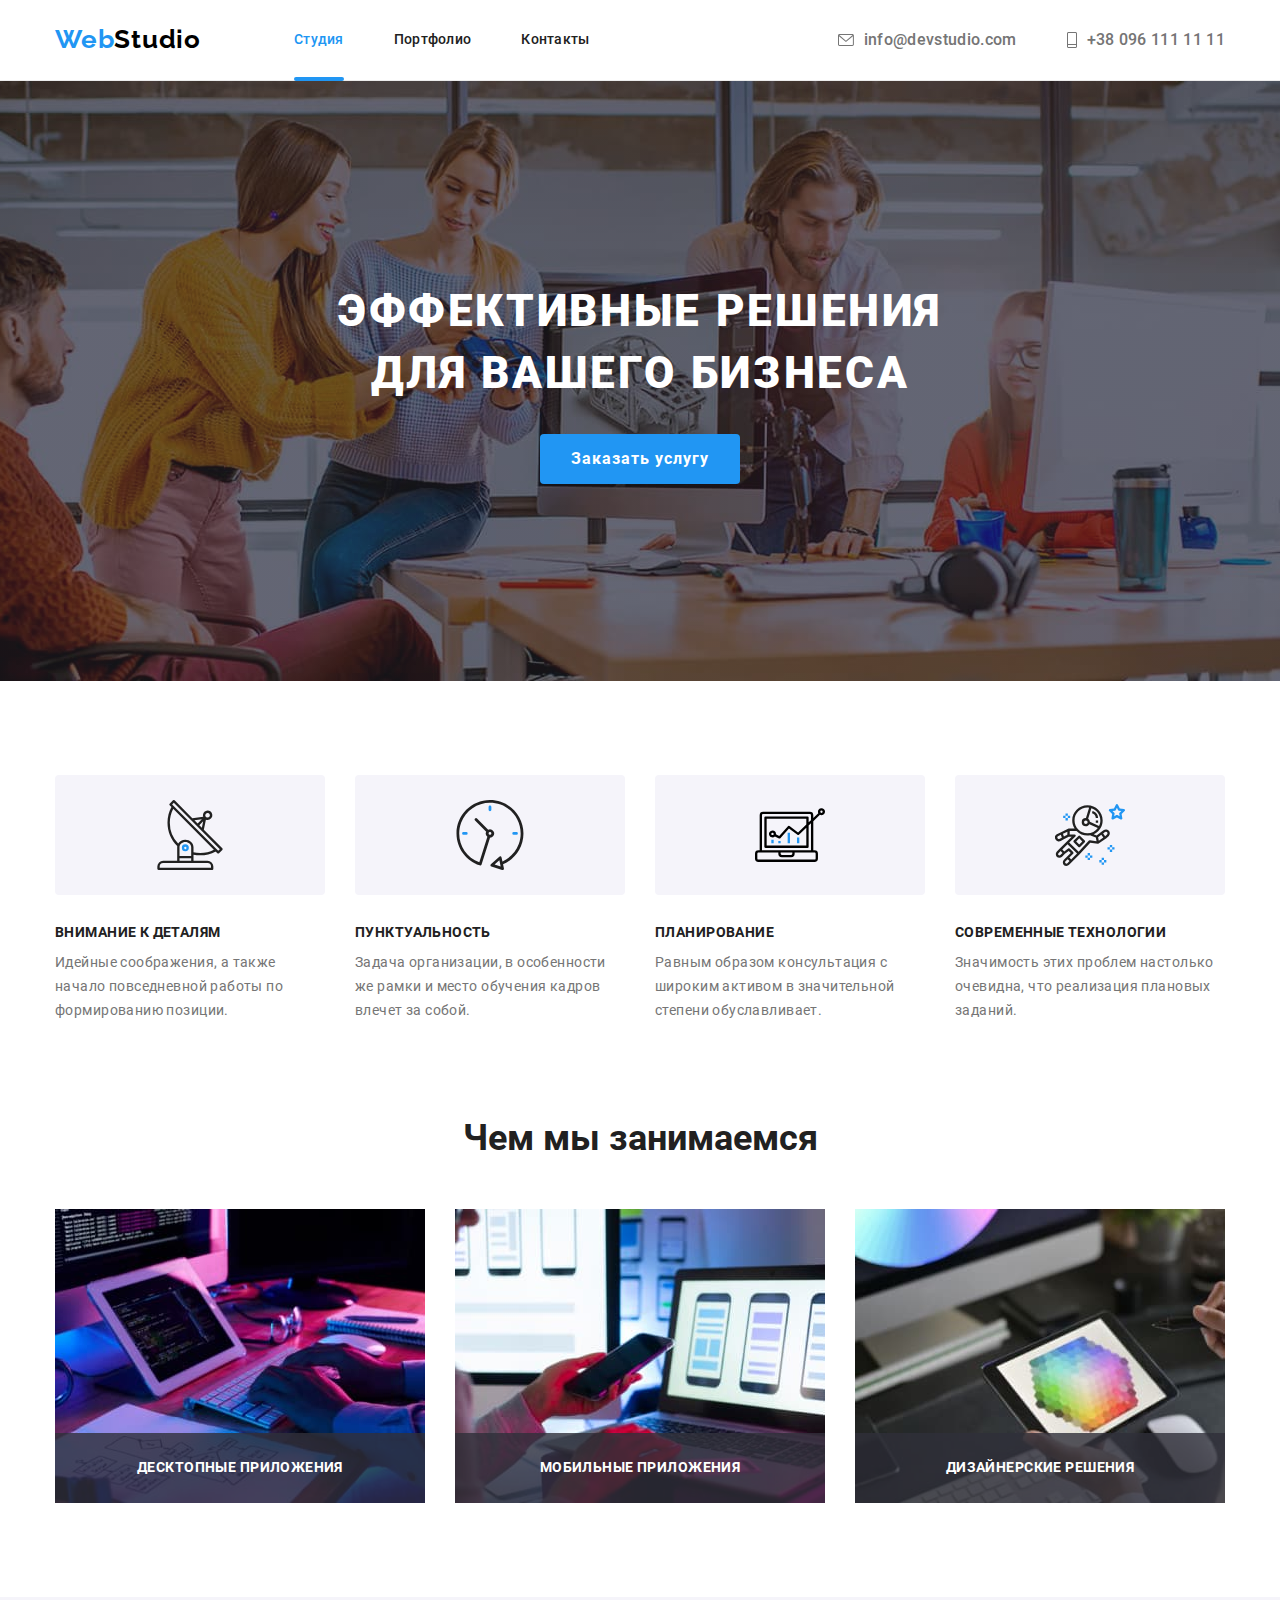
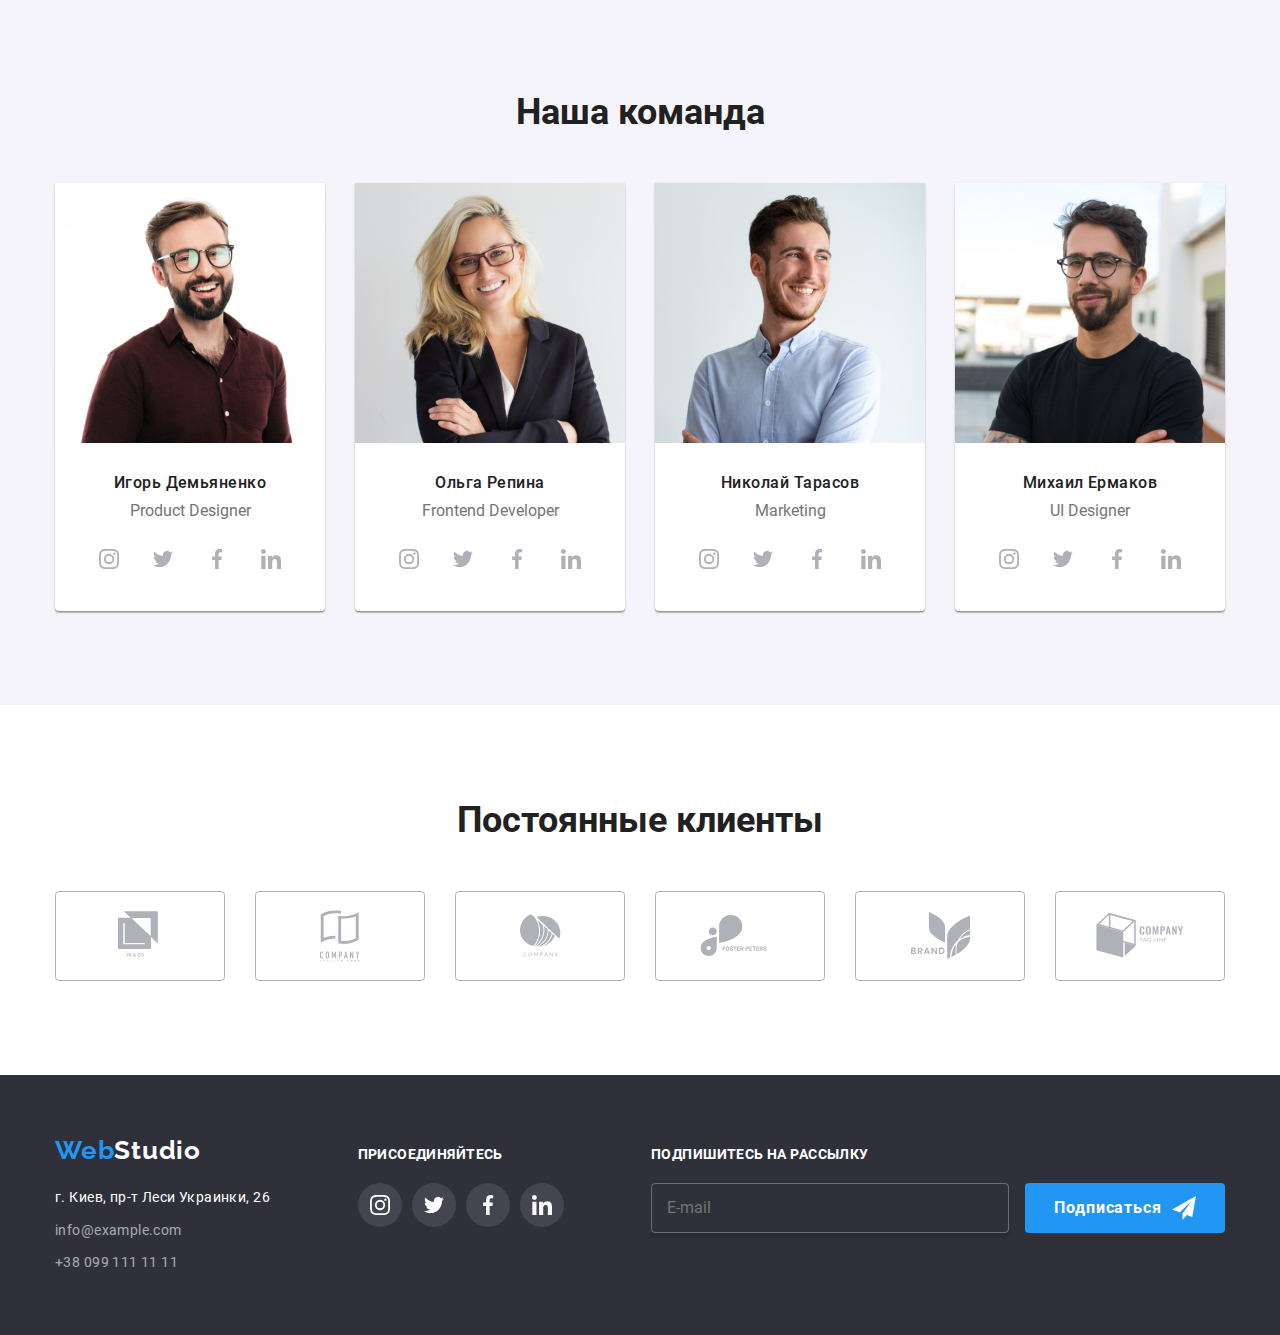
<file: index.html>
<!DOCTYPE html>
<html lang="ru">

<head>
  <meta charset="UTF-8" />
  <meta name="description" content="Студия веб дизайна">
  <title>Web Studio</title>
  <link rel="stylesheet" href="./css/main.min.css" />
</head>

<body>
  <header>
    <div class="container main-nav">
      <a class="logo" href="./index.html"><span>Web</span>Studio</a>
      <nav>
        <ul class="menu">
          <li class="menu-item"><a href="#" class="link current">Студия</a></li>
          <li class="menu-item"><a href="./portfolio.html" class="link">Портфолио</a></li>
          <li class="menu-item"><a href="#" class="link">Контакты</a></li>
        </ul>
      </nav>
      <ul class="contacts">
        <li class="contact">
          <a class="link" href="mailto:info@devstudio.com">
            <svg class="contacts-icon" width="16" height="12">
              <use href="./images/sprite.svg#icon-envelope"></use>
            </svg>
            info@devstudio.com
          </a>
        </li>
        <li class="contact">
          <a class="link" href="tel:+380961111111">
            <svg class="contacts-icon" width="10" height="16">
              <use href="./images/sprite.svg#icon-phone"></use>
            </svg>
            +38 096 111 11 11</a></li>
      </ul>
    </div>
  </header>

  <main>
    <div>
      <section class="hero">
        <h1>Эффективные решения<br> для вашего бизнеса</h1>
        <a data-modal-open class="button" href="#">Заказать услугу</a>
      </section>
    </div>

    <section class="features">
      <!--Особенности-->
      <div class="container">
        <h2 class="visually-hidden">Особенности Веб Студио</h2>
        <ul class="flex-container">
          <li class="item icon-antenna">
            <svg class="features-icon">
              <use href="./images/sprite.svg#icon-antenna"></use>
            </svg>
            <h3 class="feature">Внимание к деталям</h3>
            <p class="feature-description">Идейные соображения, а также начало повседневной работы по формированию позиции.</p>
          </li>
          <li class="item icon-clock">
            <svg class="features-icon">
              <use href="./images/sprite.svg#icon-clock"></use>
            </svg>
            <h3 class="feature">Пунктуальность</h3>
            <p class="feature-description">Задача организации, в особенности же рамки и место обучения кадров влечет за собой.</p>
          </li>
          <li class="item icon-diagram">
            <svg class="features-icon">
              <use href="./images/sprite.svg#icon-diagram"></use>
            </svg>
            <h3 class="feature">Планирование</h3>
            <p class="feature-description">Равным образом консультация с широким активом в значительной степени обуславливает.</p>
          </li>
          <li class="item icon-astronaut">
            <svg class="features-icon">
              <use href="./images/sprite.svg#icon-astronaut"></use>
            </svg>
            <h3 class="feature">Современные технологии</h3>
            <p class="feature-description">Значимость этих проблем настолько очевидна, что реализация плановых заданий.</p>
          </li>
        </ul>
      </div>
    </section>
    <section class="wedo section">
      <div class="container">
        <h2 class="section-title">Чем мы занимаемся</h2>
        <ul class="flex-container">
          <li class="item">
            <div class="wedo-card">
              <img src="./images/wedo1.jpg" alt="Набор текста на клавиатуре" width="370">
              <div class="wedo-description">
                <p>Десктопные приложения</p>
              </div>
            </div>
          </li>
          <li class="item">
            <div class="wedo-card">
              <img src="./images/wedo2.jpg" alt="Просмотр экрана телефона на компьютере" width="370">
              <div class="wedo-description">
                <p>Мобильные приложения</p>
              </div>
            </div>
          </li>
          <li class="item">
            <div class="wedo-card">
              <img src="./images/wedo3.jpg" alt="Палитра цветов на экране планшета" width="370">
              <div class="wedo-description">
                <p>Дизайнерские решения</p>
              </div>
            </div>
          </li>
        </ul>
      </div>
    </section>

    <section class="team">
      <div class="container">
        <h2 class="section-title">Наша команда</h2>
        <ul class="flex-container-centered">
          <li class="team-member">
            <img src="./images/igor_demyanenko.jpg" alt="Мужчина в очках с бородой" width="270">
            <div class="card-description">
              <h3 class="team-member__name">Игорь Демьяненко</h3>
              <p class="team-member__position" lang="en">Product Designer</p>
              <ul class="socials">
                <li><a class="social-link" href="">
                    <svg class="social-icon">
                      <use href="./images/sprite.svg#icon-instagram"></use>
                    </svg>
                  </a></li>
                <li><a class="social-link" href="">
                    <svg class="social-icon">
                      <use href="./images/sprite.svg#icon-twitter"></use>
                    </svg>
                  </a></li>
                <li><a class="social-link" href="">
                    <svg class="social-icon">
                      <use href="./images/sprite.svg#icon-facebook"></use>
                    </svg>
                  </a></li>
                <li><a class="social-link" href="">
                    <svg class="social-icon">
                      <use href="./images/sprite.svg#icon-linkedin"></use>
                    </svg>
                  </a></li>
              </ul>
            </div>
          </li>
          <li class="team-member">
            <img src="./images/olga_repina.jpg" alt="Молодая девушка блондинка в очках" width="270">
            <div class="card-description">
              <h3 class="team-member__name">Ольга Репина</h3>
              <p class="team-member__position" lang="en">Frontend Developer</p>
              <ul class="socials">
                <li><a class="social-link" href="">
                    <svg class="social-icon">
                      <use href="./images/sprite.svg#icon-instagram"></use>
                    </svg>
                  </a></li>
                <li><a class="social-link" href="">
                    <svg class="social-icon">
                      <use href="./images/sprite.svg#icon-twitter"></use>
                    </svg>
                  </a></li>
                <li><a class="social-link" href="">
                    <svg class="social-icon">
                      <use href="./images/sprite.svg#icon-facebook"></use>
                    </svg>
                  </a></li>
                <li><a class="social-link" href="">
                    <svg class="social-icon">
                      <use href="./images/sprite.svg#icon-linkedin"></use>
                    </svg>
                  </a></li>
              </ul>
            </div>
          </li>
          <li class="team-member">
            <img src="./images/nikolay_tarasov.jpg" alt="Молодой парень улыбается" width="270">
            <div class="card-description">
              <h3 class="team-member__name">Николай Тарасов</h3>
              <p class="team-member__position" lang="en">Marketing</p>
              <ul class="socials">
                <li><a class="social-link" href="">
                    <svg class="social-icon">
                      <use href="./images/sprite.svg#icon-instagram"></use>
                    </svg>
                  </a></li>
                <li><a class="social-link" href="">
                    <svg class="social-icon">
                      <use href="./images/sprite.svg#icon-twitter"></use>
                    </svg>
                  </a></li>
                <li><a class="social-link" href="">
                    <svg class="social-icon">
                      <use href="./images/sprite.svg#icon-facebook"></use>
                    </svg>
                  </a></li>
                <li><a class="social-link" href="">
                    <svg class="social-icon">
                      <use href="./images/sprite.svg#icon-linkedin"></use>
                    </svg>
                  </a></li>
              </ul>
            </div>
          </li>
          <li class="team-member">
            <img src="./images/mikhail_yermakov.jpg" alt="Молодой мужчина брюнет с бородой" width="270">
            <div class="card-description">
              <h3 class="team-member__name">Михаил Ермаков</h3>
              <p class="team-member__position" lang="en">UI Designer</p>
              <ul class="socials">
                <li><a class="social-link" href="">
                    <svg class="social-icon">
                      <use href="./images/sprite.svg#icon-instagram"></use>
                    </svg>
                  </a></li>
                <li><a class="social-link" href="">
                    <svg class="social-icon">
                      <use href="./images/sprite.svg#icon-twitter"></use>
                    </svg>
                  </a></li>
                <li><a class="social-link" href="">
                    <svg class="social-icon">
                      <use href="./images/sprite.svg#icon-facebook"></use>
                    </svg>
                  </a></li>
                <li><a class="social-link" href="">
                    <svg class="social-icon">
                      <use href="./images/sprite.svg#icon-linkedin"></use>
                    </svg>
                  </a></li>
              </ul>
            </div>
          </li>
        </ul>
      </div>
    </section>
    <section class="clients">
      <div class="container">
        <h2 class="section-title">Постоянные клиенты</h2>
        <ul class="flex-container-centered">
          <li class="client"><a href="#"><svg class="clients-icon" width="44" height="49">
                <use href="./images/sprite.svg#icon-logo1"></use>
              </svg></a></li>
          <li class="client"><a href="#"><svg class="clients-icon" width="40" height="52">
                <use href="./images/sprite.svg#icon-logo2"></use>
              </svg></a></li>
          <li class="client"><a href="#"><svg class="clients-icon" width="41" height="43">
                <use href="./images/sprite.svg#icon-logo3"></use>
              </svg></a></li>
          <li class="client"><a href="#"><svg class="clients-icon" width="80" height="42">
                <use href="./images/sprite.svg#icon-logo-4"></use>
              </svg></a></li>
          <li class="client"><a href="#"><svg class="clients-icon" width="59" height="47">
                <use href="./images/sprite.svg#icon-logo5"></use>
              </svg></a></li>
          <li class="client"><a href="#"><svg class="clients-icon" width="88" height="45">
                <use href="./images/sprite.svg#icon-logo-6"></use>
              </svg></a></li>
        </ul>
      </div>
    </section>
  </main>
  <footer>
    <div class="bottom container">
      <div class="footer-contacts">
        <a class="logo" href="./index.html"><span>Web</span>Studio</a>
        <address>
          <p>г. Киев, пр-т Леси Украинки, 26</p>
        </address>
        <ul class="bottom-contacts">
          <li><a href="mailto:info@example.com">info@example.com</a></li>
          <li><a href="tel:+380991111111">+38 099 111 11 11</a></li>
        </ul>
      </div>
      <div class="subscribe">
        <p>Присоединяйтесь</p>
        <ul class="socials">
          <li><a class="social-link" href="">
              <svg class="social-icon">
                <use href="./images/sprite.svg#icon-instagram"></use>
              </svg>
            </a></li>
          <li><a class="social-link" href="">
              <svg class="social-icon">
                <use href="./images/sprite.svg#icon-twitter"></use>
              </svg>
            </a></li>
          <li><a class="social-link" href="">
              <svg class="social-icon">
                <use href="./images/sprite.svg#icon-facebook"></use>
              </svg>
            </a></li>
          <li><a class="social-link" href="">
              <svg class="social-icon">
                <use href="./images/sprite.svg#icon-linkedin"></use>
              </svg>
            </a></li>
        </ul>
      </div>
      <div class="sendmail">
        <b>Подпишитесь на рассылку</b>
        <div class="subform">
          <form action="">
            <input type="email" name="email" placeholder="E-mail" />
            <button class="button" type="submit">
              <span>Подписаться</span>
              <div class="icon-send">
                <svg>
                  <use href="./images/sprite.svg#icon-send"></use>
                </svg>
              </div>
            </button>
          </form>
        </div>
      </div>
    </div>
  </footer>
  <div class="backdrop is-hidden" data-modal>
    <div class="modal">
      <a href="" data-modal-close>
        <svg class="modal-button">
          <use href="./images/sprite.svg#icon-Vector"></use>
        </svg></a>
      <p>Оставьте свои данные, мы вам перезвоним</p>
      <form class="mform">
        <div class="mform-field">
          <label for="name">Имя</label>
          <div class="input-field">
            <input type="text" name="name" id="name" autofocus />
            <svg class="mform-icon">
              <use href="./images/sprite.svg#icon-person"></use>
            </svg>
          </div>
        </div>
        <div class="mform-field">
          <label for="tel">Телефон</label>
          <div class="input-field">
            <input type="tel" name="tel" id="tel" />
            <svg class="mform-icon">
              <use href="./images/sprite.svg#icon-phone-black"></use>
            </svg>
          </div>
        </div>
        <div class="mform-field">
          <label for="mail">Почта</label>
          <div class="input-field">
            <input type="email" name="mail" id="mail" />
            <svg class="mform-icon">
              <use href="./images/sprite.svg#icon-email-black"></use>
            </svg>
          </div>
        </div>
        <div class="mform-field">
          <label for="comment">Комментарий</label>
          <textarea name="comment" id="comment" rows="8" placeholder="Введите текст" /></textarea>
        </div>
        <div class="policy">
          <label class="label">
            <input class="checkbox visually-hidden" type="checkbox" name="checkbox" value="Соглашаюсь" />
            <!-- <span class="icon"></span> -->
            <span class="policy-text">Соглашаюсь с рассылкой и принимаю <a class="policy-treaty" href="">Условия
                договора</a></span>
          </label>
        </div>
        <button class="submit button" type="submit">Отправить</button>
      </form>

    </div>
  </div>
  <script src="./js/modal.js"></script>
</body>

</html>
</file>
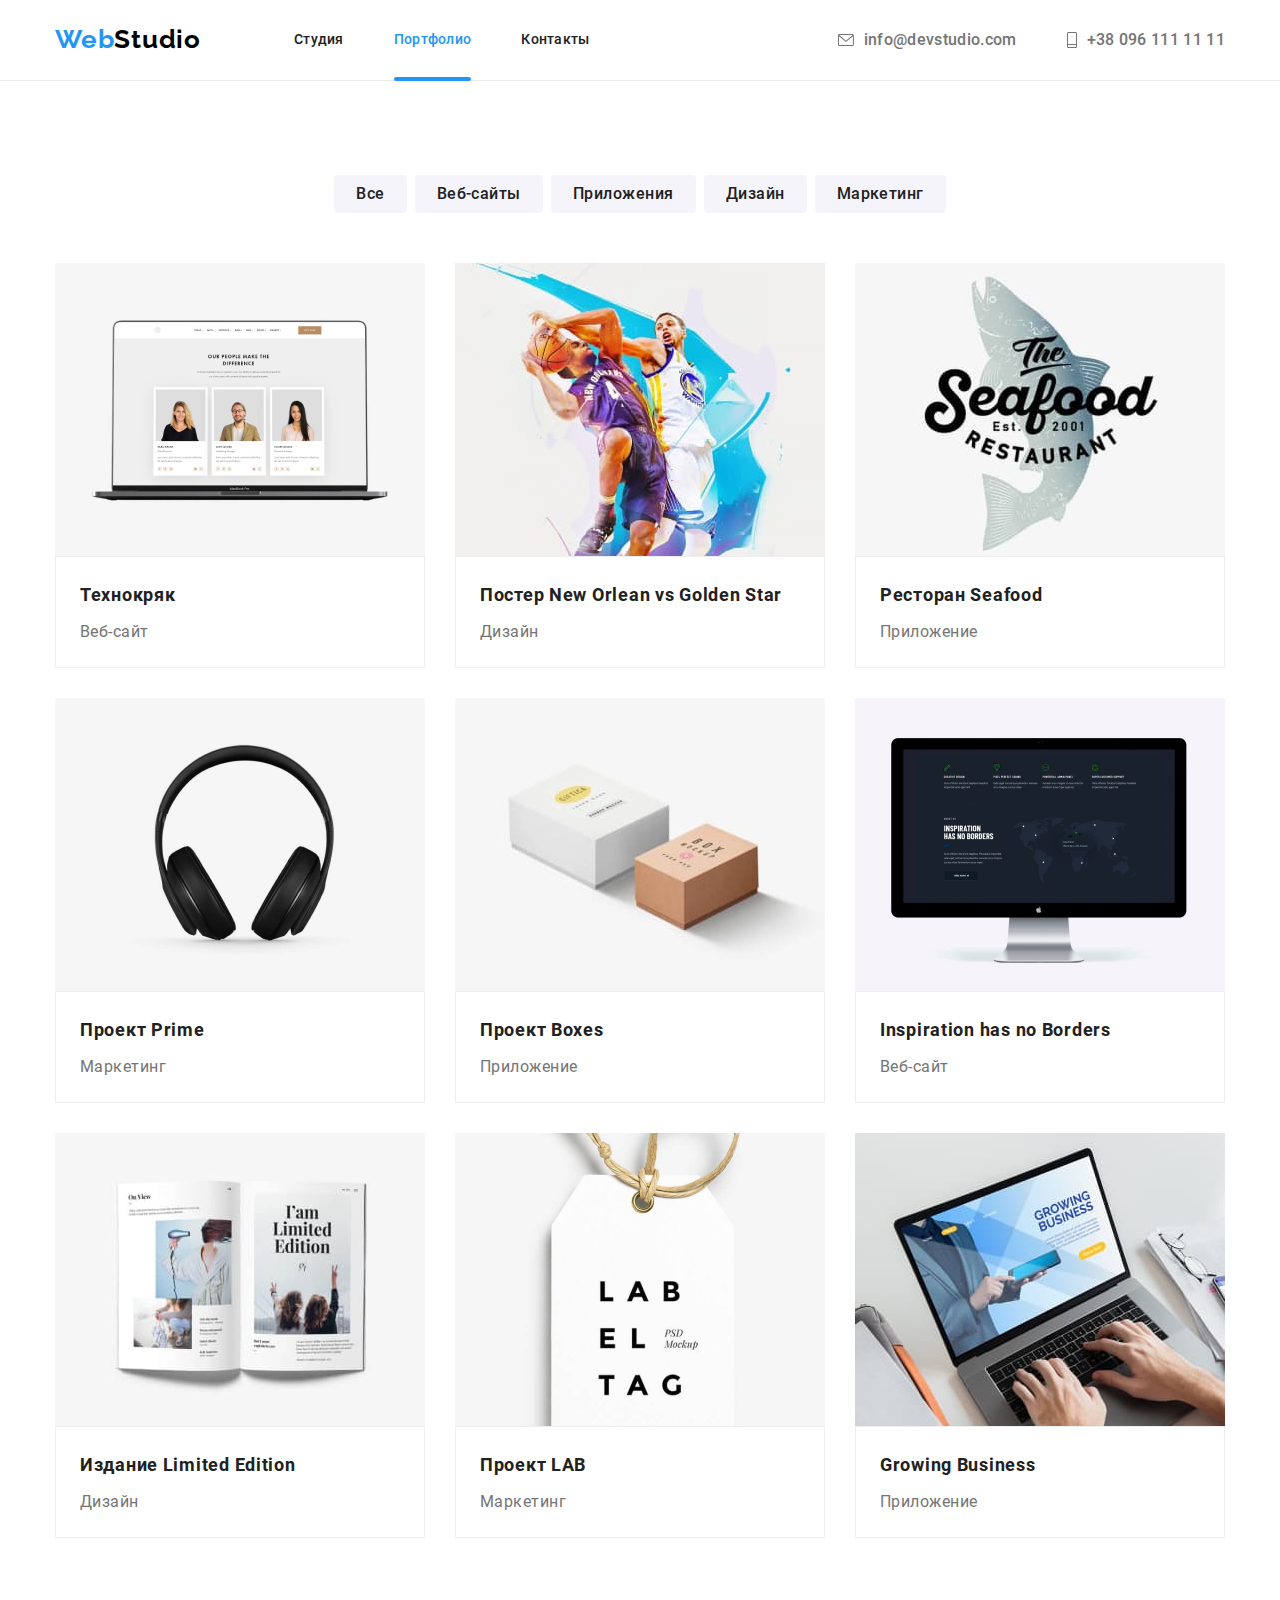
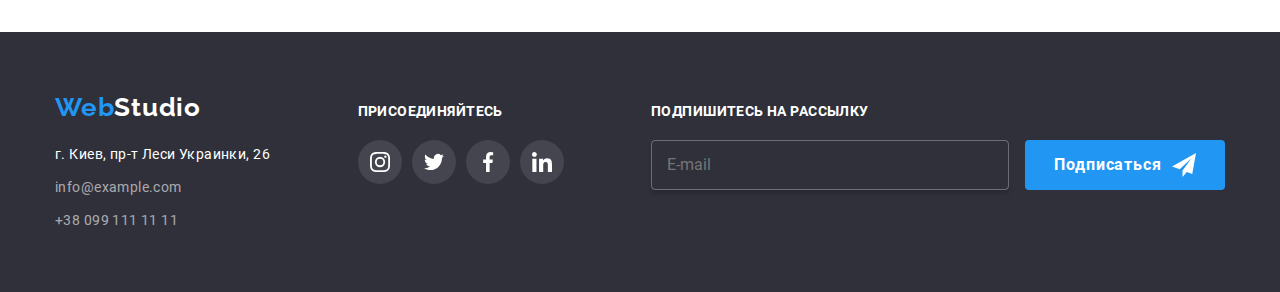
<file: portfolio.html>
<!DOCTYPE html>
<html lang="ru">

<head>
    <meta charset="UTF-8" />
    <meta name="description" content="Студия веб дизайна">
    <title>Web Studio</title>
    <link rel="stylesheet" href="./css/main.min.css" />
</head>

<body>
    <header>
        <div class="container main-nav">
            <a class="logo" href="./index.html"><span>Web</span>Studio</a>
            <nav>
                <ul class="menu">
                    <li class="menu-item"><a href="./index.html" class="link">Студия</a></li>
                    <li class="menu-item"><a href="./portfolio.html" class="link current" class="link">Портфолио</a>
                    </li>
                    <li class="menu-item"><a href="#" class="link">Контакты</a></li>
                </ul>
            </nav>
            <ul class="contacts">
                <li class="contact">
                    <a class="link" href="mailto:info@devstudio.com">
                        <svg class="contacts-icon" width="16" height="12">
                            <use href="./images/sprite.svg#icon-envelope"></use>
                        </svg>
                        info@devstudio.com
                    </a>
                </li>
                <li class="contact"><a class="link" href="tel:+380961111111">
                        <svg class="contacts-icon" width="10" height="16">
                            <use href="./images/sprite.svg#icon-phone"></use>
                        </svg>
                        +38 096 111 11 11</a></li>
            </ul>
        </div>
    </header>

    <main>
        <section class="portfolio">
            <div class="container">
                <h1 class="visually-hidden">Портфолио</h1>
                <ul class="projects-filter flex-container-centered">
                    <li class="item"><button type="button">Все</button></li>
                    <li class="item"><button type="button">Веб-сайты</button></li>
                    <li class="item"><button type="button">Приложения</button></li>
                    <li class="item"><button type="button">Дизайн</button></li>
                    <li class="item"><button type="button">Маркетинг</button></li>
                </ul>

                <ul class="projects flex-container">
                    <li class="project">
                        <a href="#">
                            <div class="project-photo"><img src="./images/technokryak.jpg"
                                    alt="Фото сайта на экране ноутбука" width="370">
                                <div class="about">
                                    <p>Технокряк это современная площадка распространения коронавируса. Компании
                                        используют эту платформу для цифрового
                                        шпионажа и атак на защищённые сервера конкурентов.</p>
                                </div>
                            </div>
                            <div class="project-description">
                                <h2 class="project-name">Технокряк</h2>
                                <p class="project-category">Веб-сайт</p>
                            </div>
                        </a>
                    </li>
                    <li class="project">
                        <a href="#">
                            <div class="project-photo"><img src="./images/poster.jpg" alt="Два парня играют в баскетбол"
                                    width="370">
                                <div class="about">
                                    <p>Технокряк это современная площадка распространения коронавируса. Компании
                                        используют эту платформу для цифрового
                                        шпионажа и атак на защищённые сервера конкурентов.</p>
                                </div>
                            </div>
                            <div class="project-description">
                                <h2 class="project-name">Постер New Orlean vs Golden Star</h2>
                                <p class="project-category">Дизайн</p>
                            </div>
                        </a>
                    </li>
                    <li class="project">
                        <a href="#">
                            <div class="project-photo"><img src="./images/seafood.jpg"
                                    alt="Лого ресторана с рыбой на фоне" width="370">
                                <div class="about">
                                    <p>Технокряк это современная площадка распространения коронавируса. Компании
                                        используют эту платформу для цифрового
                                        шпионажа и атак на защищённые сервера конкурентов.</p>
                                </div>
                            </div>
                            <div class="project-description">
                                <h2 class="project-name">Ресторан Seafood</h2>
                                <p class="project-category">Приложение</p>
                            </div>
                        </a>
                    </li>
                    <li class="project">
                        <a href="#">
                            <div class="project-photo"><img src="./images/prime.jpg" alt="Наушники" width="370">
                                <div class="about">
                                    <p>Технокряк это современная площадка распространения коронавируса. Компании
                                        используют эту платформу для цифрового
                                        шпионажа и атак на защищённые сервера конкурентов.</p>
                                </div>
                            </div>
                            <div class="project-description">
                                <h2 class="project-name">Проект Prime</h2>
                                <p class="project-category">Маркетинг</p>
                            </div>
                        </a>
                    </li>
                    <li class="project">
                        <a href="#">
                            <div class="project-photo"><img src="./images/boxes.jpg" alt="Две коробки" width="370">
                                <div class="about">
                                    <p>Технокряк это современная площадка распространения коронавируса. Компании
                                        используют эту платформу для цифрового
                                        шпионажа и атак на защищённые сервера конкурентов.</p>
                                </div>
                            </div>
                            <div class="project-description">
                                <h2 class="project-name">Проект Boxes</h2>
                                <p class="project-category">Приложение</p>
                            </div>
                        </a>
                    </li>
                    <li class="project">
                        <a href="#">
                            <div class="project-photo"><img src="./images/inspiration.jpg" alt="Макбук" width="370">
                                <div class="about">
                                    <p>Технокряк это современная площадка распространения коронавируса. Компании
                                        используют эту платформу для цифрового
                                        шпионажа и атак на защищённые сервера конкурентов.</p>
                                </div>
                            </div>
                            <div class="project-description">
                                <h2 class="project-name">Inspiration has no Borders</h2>
                                <p class="project-category">Веб-сайт</p>
                            </div>
                        </a>
                    </li>
                    <li class="project">
                        <a href="#">
                            <div class="project-photo"><img src="./images/ltd_edition.jpg" alt="Книга с илюстрациями"
                                    width="370">
                                <div class="about">
                                    <p>Технокряк это современная площадка распространения коронавируса. Компании
                                        используют эту платформу для цифрового
                                        шпионажа и атак на защищённые сервера конкурентов.</p>
                                </div>
                            </div>
                            <div class="project-description">
                                <h2 class="project-name">Издание Limited Edition</h2>
                                <p class="project-category">Дизайн</p>
                            </div>
                        </a>
                    </li>
                    <li class="project">
                        <a href="#">
                            <div class="project-photo"><img src="./images/project_lab.jpg"
                                    alt="Белый лейбл на веревочке" width="370">
                                <div class="about">
                                    <p>Технокряк это современная площадка распространения коронавируса. Компании
                                        используют эту платформу для цифрового
                                        шпионажа и атак на защищённые сервера конкурентов.</p>
                                </div>
                            </div>
                            <div class="project-description">
                                <h2 class="project-name">Проект LAB</h2>
                                <p class="project-category">Маркетинг</p>
                            </div>
                        </a>
                    </li>
                    <li class="project">
                        <a href="#">
                            <div class="project-photo"><img src="./images/growing_business.jpg"
                                    alt="Руки работающего на ноутбуке мужчины" width="370">
                                <div class="about">
                                    <p>Технокряк это современная площадка распространения коронавируса. Компании
                                        используют эту платформу для цифрового
                                        шпионажа и атак на защищённые сервера конкурентов.</p>
                                </div>
                            </div>
                            <div class="project-description">
                                <h2 class="project-name">Growing Business</h2>
                                <p class="project-category">Приложение</p>
                            </div>
                        </a>
                    </li>
                </ul>
            </div>
        </section>
    </main>
    <footer>
        <div class="bottom container">
            <div class="footer-contacts">
                <a class="logo" href="./index.html"><span>Web</span>Studio</a>
                <address>
                    <p>г. Киев, пр-т Леси Украинки, 26</p>
                </address>
                <ul class="bottom-contacts">
                    <li><a href="mailto:info@example.com">info@example.com</a></li>
                    <li><a href="tel:+380991111111">+38 099 111 11 11</a></li>
                </ul>
            </div>
            <div class="subscribe">
                <p>Присоединяйтесь</p>
                <ul class="socials">
                    <li><a class="social-link" href="">
                            <svg class="social-icon">
                                <use href="./images/sprite.svg#icon-instagram"></use>
                            </svg>
                        </a></li>
                    <li><a class="social-link" href="">
                            <svg class="social-icon">
                                <use href="./images/sprite.svg#icon-twitter"></use>
                            </svg>
                        </a></li>
                    <li><a class="social-link" href="">
                            <svg class="social-icon">
                                <use href="./images/sprite.svg#icon-facebook"></use>
                            </svg>
                        </a></li>
                    <li><a class="social-link" href="">
                            <svg class="social-icon">
                                <use href="./images/sprite.svg#icon-linkedin"></use>
                            </svg>
                        </a></li>
                </ul>
            </div>
            <div class="sendmail">
                <b>Подпишитесь на рассылку</b>
                <div class="subform">
                    <form action="">
                        <input type="email" name="email" placeholder="E-mail" />
                        <button class="button" type="submit">
                            <span>Подписаться</span>
                            <div class="icon-send">
                                <svg>
                                    <use href="./images/sprite.svg#icon-send"></use>
                                </svg>
                            </div>
                        </button>
                    </form>
                </div>
            </div>
        </div>
    </footer>
</body>

</html>
</file>
<file: css/main.min.css>
*,*::before,*::after{-webkit-box-sizing:border-box;box-sizing:border-box}:root{-moz-tab-size:4;-o-tab-size:4;tab-size:4}html{line-height:1.15;-webkit-text-size-adjust:100%}body{margin:0}body{font-family:system-ui,-apple-system,"Segoe UI",Roboto,Helvetica,Arial,sans-serif,"Apple Color Emoji","Segoe UI Emoji"}hr{height:0;color:inherit}abbr[title]{-webkit-text-decoration:underline dotted;text-decoration:underline dotted}b,strong{font-weight:bolder}code,kbd,samp,pre{font-family:ui-monospace, SFMono-Regular, Consolas, 'Liberation Mono', Menlo, monospace;font-size:1em}small{font-size:80%}sub,sup{font-size:75%;line-height:0;position:relative;vertical-align:baseline}sub{bottom:-0.25em}sup{top:-0.5em}table{text-indent:0;border-color:inherit}button,input,optgroup,select,textarea{font-family:inherit;font-size:100%;line-height:1.15;margin:0}button,select{text-transform:none}button,[type='button'],[type='reset'],[type='submit']{-webkit-appearance:button}::-moz-focus-inner{border-style:none;padding:0}:-moz-focusring{outline:1px dotted ButtonText}:-moz-ui-invalid{box-shadow:none}legend{padding:0}progress{vertical-align:baseline}::-webkit-inner-spin-button,::-webkit-outer-spin-button{height:auto}[type='search']{-webkit-appearance:textfield;outline-offset:-2px}::-webkit-search-decoration{-webkit-appearance:none}::-webkit-file-upload-button{-webkit-appearance:button;font:inherit}summary{display:list-item}@font-face{font-family:'Roboto';font-style:normal;font-weight:400;src:url("../fonts/roboto-v20-latin_cyrillic-regular.eot");src:local(""),url("../fonts/roboto-v20-latin_cyrillic-regular.eot?#iefix") format("embedded-opentype"),url("../fonts/roboto-v20-latin_cyrillic-regular.woff2") format("woff2"),url("../fonts/roboto-v20-latin_cyrillic-regular.woff") format("woff"),url("../fonts/roboto-v20-latin_cyrillic-regular.ttf") format("truetype"),url("../fonts/roboto-v20-latin_cyrillic-regular.svg#Roboto") format("svg")}@font-face{font-family:'Roboto';font-style:normal;font-weight:500;src:url("../fonts/roboto-v20-latin_cyrillic-500.eot");src:local(""),url("../fonts/roboto-v20-latin_cyrillic-500.eot?#iefix") format("embedded-opentype"),url("../fonts/roboto-v20-latin_cyrillic-500.woff2") format("woff2"),url("../fonts/roboto-v20-latin_cyrillic-500.woff") format("woff"),url("../fonts/roboto-v20-latin_cyrillic-500.ttf") format("truetype"),url("../fonts/roboto-v20-latin_cyrillic-500.svg#Roboto") format("svg")}@font-face{font-family:'Roboto';font-style:normal;font-weight:700;src:url("../fonts/roboto-v20-latin_cyrillic-700.eot");src:local(""),url("../fonts/roboto-v20-latin_cyrillic-700.eot?#iefix") format("embedded-opentype"),url("../fonts/roboto-v20-latin_cyrillic-700.woff2") format("woff2"),url("../fonts/roboto-v20-latin_cyrillic-700.woff") format("woff"),url("../fonts/roboto-v20-latin_cyrillic-700.ttf") format("truetype"),url("../fonts/roboto-v20-latin_cyrillic-700.svg#Roboto") format("svg")}@font-face{font-family:'Roboto';font-style:normal;font-weight:900;src:url("../fonts/roboto-v20-latin_cyrillic-900.eot");src:local(""),url("../fonts/roboto-v20-latin_cyrillic-900.eot?#iefix") format("embedded-opentype"),url("../fonts/roboto-v20-latin_cyrillic-900.woff2") format("woff2"),url("../fonts/roboto-v20-latin_cyrillic-900.woff") format("woff"),url("../fonts/roboto-v20-latin_cyrillic-900.ttf") format("truetype"),url("../fonts/roboto-v20-latin_cyrillic-900.svg#Roboto") format("svg")}@font-face{font-family:'Raleway';font-style:normal;font-weight:400;src:url("../fonts/raleway-v19-latin_cyrillic-regular.eot");src:local(""),url("../fonts/raleway-v19-latin_cyrillic-regular.eot?#iefix") format("embedded-opentype"),url("../fonts/raleway-v19-latin_cyrillic-regular.woff2") format("woff2"),url("../fonts/raleway-v19-latin_cyrillic-regular.woff") format("woff"),url("../fonts/raleway-v19-latin_cyrillic-regular.ttf") format("truetype"),url("../fonts/raleway-v19-latin_cyrillic-regular.svg#Raleway") format("svg")}@font-face{font-family:'Raleway';font-style:normal;font-weight:500;src:url("../fonts/raleway-v19-latin_cyrillic-500.eot");src:local(""),url("../fonts/raleway-v19-latin_cyrillic-500.eot?#iefix") format("embedded-opentype"),url("../fonts/raleway-v19-latin_cyrillic-500.woff2") format("woff2"),url("../fonts/raleway-v19-latin_cyrillic-500.woff") format("woff"),url("../fonts/raleway-v19-latin_cyrillic-500.ttf") format("truetype"),url("../fonts/raleway-v19-latin_cyrillic-500.svg#Raleway") format("svg")}@font-face{font-family:'Raleway';font-style:normal;font-weight:700;src:url("../fonts/raleway-v19-latin_cyrillic-700.eot");src:local(""),url("../fonts/raleway-v19-latin_cyrillic-700.eot?#iefix") format("embedded-opentype"),url("../fonts/raleway-v19-latin_cyrillic-700.woff2") format("woff2"),url("../fonts/raleway-v19-latin_cyrillic-700.woff") format("woff"),url("../fonts/raleway-v19-latin_cyrillic-700.ttf") format("truetype"),url("../fonts/raleway-v19-latin_cyrillic-700.svg#Raleway") format("svg")}@font-face{font-family:'Raleway';font-style:normal;font-weight:900;src:url("../fonts/raleway-v19-latin_cyrillic-900.eot");src:local(""),url("../fonts/raleway-v19-latin_cyrillic-900.eot?#iefix") format("embedded-opentype"),url("../fonts/raleway-v19-latin_cyrillic-900.woff2") format("woff2"),url("../fonts/raleway-v19-latin_cyrillic-900.woff") format("woff"),url("../fonts/raleway-v19-latin_cyrillic-900.ttf") format("truetype"),url("../fonts/raleway-v19-latin_cyrillic-900.svg#Raleway") format("svg")}.feature-description,.feature,.wedo-description p,.subscribe p,.sendmail b{font-size:14px;line-height:1.14;letter-spacing:0.03em;margin-top:0}body{font-family:"Roboto",sans-serif;color:#212121;background-color:#fff}section{padding-top:94px;padding-bottom:94px}.container{width:1200px;padding-left:15px;padding-right:15px;margin-left:auto;margin-right:auto}.flex-container{display:-webkit-box;display:-ms-flexbox;display:flex;-ms-flex-wrap:wrap;flex-wrap:wrap}.flex-container-centered{display:-webkit-box;display:-ms-flexbox;display:flex;-ms-flex-wrap:wrap;flex-wrap:wrap;-webkit-box-pack:center;-ms-flex-pack:center;justify-content:center}ul{list-style:none;padding:0;margin:0}a{text-decoration:none}.section-title{font-weight:700;font-size:36px;line-height:1.17}h2{text-align:center;margin-top:0;margin-bottom:50px}.visually-hidden{position:absolute;clip:rect(0 0 0 0);width:1px;height:1px;margin:-1px}img{display:block;max-width:100%;height:auto}.logo{font-family:"Raleway",sans-serif;font-weight:700;font-size:26px;line-height:1.2;letter-spacing:0.03em}.logo span{color:#2196f3}header .logo{color:#000;margin-right:93px}footer .logo{color:#fff;margin-bottom:20px;display:inline-block}.button{font-weight:700;font-size:16px;line-height:1.87;letter-spacing:0.06em;color:#fff;background-color:#2196f3;border-radius:4px;min-width:200px;height:50px;padding:8px;border:2px solid transparent;-webkit-box-align:center;-ms-flex-align:center;align-items:center;text-align:center;display:inline-block;cursor:pointer}.submit{-webkit-box-shadow:0px 4px 4px rgba(0,0,0,0.15);box-shadow:0px 4px 4px rgba(0,0,0,0.15);margin-left:auto;margin-right:auto;display:block}.projects-filter{margin-top:0px;margin-bottom:50px}.projects-filter .item:not(:last-child){margin-right:8px}.projects-filter button{font-family:inherit;font-weight:500;font-size:16px;line-height:1.6;text-align:center;letter-spacing:0.03em;color:#212121;background-color:#f5f4fa;border-radius:4px;padding:4px 20px;display:inline-block;border:2px solid transparent;cursor:pointer;-webkit-transition:background-color 250ms cubic-bezier(0.4, 0, 0.2, 1);transition:background-color 250ms cubic-bezier(0.4, 0, 0.2, 1);-webkit-transition:color 250ms cubic-bezier(0.4, 0, 0.2, 1);transition:color 250ms cubic-bezier(0.4, 0, 0.2, 1);-webkit-transition:-webkit-box-shadow 250ms cubic-bezier(0.4, 0, 0.2, 1);transition:-webkit-box-shadow 250ms cubic-bezier(0.4, 0, 0.2, 1);transition:box-shadow 250ms cubic-bezier(0.4, 0, 0.2, 1);transition:box-shadow 250ms cubic-bezier(0.4, 0, 0.2, 1), -webkit-box-shadow 250ms cubic-bezier(0.4, 0, 0.2, 1)}.projects-filter button:focus,.projects-filter button:hover{background-color:#2196f3;color:#fff;-webkit-box-shadow:0px 3px 1px rgba(0,0,0,0.1),0px 1px 2px rgba(0,0,0,0.08),0px 2px 2px rgba(0,0,0,0.12);box-shadow:0px 3px 1px rgba(0,0,0,0.1),0px 1px 2px rgba(0,0,0,0.08),0px 2px 2px rgba(0,0,0,0.12)}.projects a{display:block}.projects a:hover,.projects a:focus{-webkit-box-shadow:0px 1px 1px rgba(0,0,0,0.12),0px 4px 4px rgba(0,0,0,0.06),1px 4px 6px rgba(0,0,0,0.16);box-shadow:0px 1px 1px rgba(0,0,0,0.12),0px 4px 4px rgba(0,0,0,0.06),1px 4px 6px rgba(0,0,0,0.16)}.projects a:hover .about,.projects a:hover .project-photo::before,.projects a:focus .about,.projects a:focus .project-photo::before{-webkit-transform:translateY(-100%);transform:translateY(-100%)}.project-description{border:1px solid #eeeeee;padding:20px 24px}.project-photo{position:relative;overflow:hidden}.project-photo::before{position:absolute;bottom:-100%;content:'';width:100%;height:100%;background-color:rgba(33,150,243,0.9);-webkit-transition:-webkit-transform 250ms cubic-bezier(0.4, 0, 0.2, 1);transition:-webkit-transform 250ms cubic-bezier(0.4, 0, 0.2, 1);transition:transform 250ms cubic-bezier(0.4, 0, 0.2, 1);transition:transform 250ms cubic-bezier(0.4, 0, 0.2, 1), -webkit-transform 250ms cubic-bezier(0.4, 0, 0.2, 1)}.about{position:absolute;bottom:-100%;width:100%;height:100%;-webkit-transition:-webkit-transform 250ms cubic-bezier(0.4, 0, 0.2, 1);transition:-webkit-transform 250ms cubic-bezier(0.4, 0, 0.2, 1);transition:transform 250ms cubic-bezier(0.4, 0, 0.2, 1);transition:transform 250ms cubic-bezier(0.4, 0, 0.2, 1), -webkit-transform 250ms cubic-bezier(0.4, 0, 0.2, 1)}.about p{font-style:normal;font-weight:400;font-size:18px;line-height:1.56;letter-spacing:0.03em;padding:62px 24px 0;margin-top:0;margin-bottom:0;color:#fff}.projects img{display:block;margin-bottom:-1px}.project-name{font-weight:700;font-size:18px;line-height:2;letter-spacing:0.04em;text-align:left;color:#212121;margin-bottom:4px;margin-top:0px}.project-category{font-size:16px;line-height:1.88;letter-spacing:0.03em;color:#757575;margin-top:0px;margin-bottom:0px}.social-icon{fill:currentColor;width:20px;height:20px}.socials{display:-webkit-inline-box;display:-ms-inline-flexbox;display:inline-flex}.social-link{display:-webkit-inline-box;display:-ms-inline-flexbox;display:inline-flex;-webkit-box-align:center;-ms-flex-align:center;align-items:center;-webkit-box-pack:center;-ms-flex-pack:center;justify-content:center;width:44px;height:44px;border-radius:50%;background:rgba(255,255,255,0.1);-webkit-transition:background-color 250ms cubic-bezier(0.4, 0, 0.2, 1);transition:background-color 250ms cubic-bezier(0.4, 0, 0.2, 1);-webkit-transition:color 250ms cubic-bezier(0.4, 0, 0.2, 1);transition:color 250ms cubic-bezier(0.4, 0, 0.2, 1)}.team-member .social-link{color:#afb1b8}footer .social-link{color:#fff}.social-link:hover,.social-link:focus{background-color:#2196f3;color:#fff}.socials li:not(:last-child){margin-right:10px}.subform{display:-webkit-inline-box;display:-ms-inline-flexbox;display:inline-flex}.subform input{width:358px;height:50px;border:1px solid rgba(255,255,255,0.3);border-radius:4px;-webkit-box-shadow:0px 4px 4px rgba(0,0,0,0.15);box-shadow:0px 4px 4px rgba(0,0,0,0.15);background-color:rgba(33,150,243,0);padding:15px;margin-right:12px;color:#fff}.subform button{border-color:transparent;display:-webkit-inline-box;display:-ms-inline-flexbox;display:inline-flex;-webkit-box-pack:center;-ms-flex-pack:center;justify-content:center;-webkit-box-align:center;-ms-flex-align:center;align-items:center}.icon-send{margin-left:10px}.icon-send svg{display:block;width:24px;height:24px}.mform label{font-weight:400;font-size:12px;line-height:1.17;letter-spacing:0.01em;color:#757575}.mform #comment{padding:12px 16px;height:120px}.mform textarea::-webkit-input-placeholder{font-size:14px;line-height:1.14;letter-spacing:0.01em;color:rgba(117,117,117,0.5)}.mform textarea:-ms-input-placeholder{font-size:14px;line-height:1.14;letter-spacing:0.01em;color:rgba(117,117,117,0.5)}.mform textarea::-ms-input-placeholder{font-size:14px;line-height:1.14;letter-spacing:0.01em;color:rgba(117,117,117,0.5)}.mform textarea::placeholder{font-size:14px;line-height:1.14;letter-spacing:0.01em;color:rgba(117,117,117,0.5)}.mform-field{display:-webkit-box;display:-ms-flexbox;display:flex;-webkit-box-orient:vertical;-webkit-box-direction:normal;-ms-flex-direction:column;flex-direction:column}.mform .mform-field:not(:nth-child(4)){margin-bottom:10px}.mform-field input,.mform-field textarea{border:1px solid rgba(33,33,33,0.2);border-radius:4px;padding:10px;width:100%}.mform-field input{padding-left:42px;-webkit-transition:border-color 250ms cubic-bezier(0.4, 0, 0.2, 1);transition:border-color 250ms cubic-bezier(0.4, 0, 0.2, 1);-webkit-transition:fill 250ms cubic-bezier(0.4, 0, 0.2, 1);transition:fill 250ms cubic-bezier(0.4, 0, 0.2, 1)}.mform-field label{margin-bottom:4px}.input-field{position:relative}.mform-icon{position:absolute;left:12px;top:50%;-webkit-transform:translateY(-50%);transform:translateY(-50%);display:inline-block;width:18px;height:18px}.mform-field input:hover ~ .mform-icon,.mform-field input:focus ~ .mform-icon{fill:#2196f3}.mform-field input:hover,.mform-field textarea:hover,.mform-field input:focus,.mform-field textarea:focus{border-color:#2196f3;outline:none}.policy{display:-webkit-inline-box;display:-ms-inline-flexbox;display:inline-flex;-webkit-box-pack:center;-ms-flex-pack:center;justify-content:center;width:100%;margin-bottom:30px;margin-top:20px}.policy-text,.policy-treaty{font-size:14px;line-height:1.71;letter-spacing:0.03em}.policy-treaty{color:#2196f3;text-decoration:underline;text-decoration-skip-ink:none;margin-left:0, 03em}.label{display:-webkit-box;display:-ms-flexbox;display:flex;-webkit-box-align:center;-ms-flex-align:center;align-items:center;-webkit-box-pack:center;-ms-flex-pack:center;justify-content:center}.policy-text{position:relative;padding-left:23px}.policy-text::before{content:'';display:block;width:16px;height:15px;border:2px solid #212121;border-radius:3px;position:absolute;top:50%;left:0;-webkit-transform:translateY(-50%);transform:translateY(-50%);-webkit-transition:background-color 250ms cubic-bezier(0.4, 0, 0.2, 1);transition:background-color 250ms cubic-bezier(0.4, 0, 0.2, 1);-webkit-transition:border-color 250ms cubic-bezier(0.4, 0, 0.2, 1);transition:border-color 250ms cubic-bezier(0.4, 0, 0.2, 1)}.checkbox:checked+.policy-text::before{background-color:#2196f3;background-image:url(../images/icon-check.svg);background-size:contain;background-origin:border-box;border-color:#2196f3}.checkbox:focus+.policy-text::before{border-color:#2196f3}.main-nav{display:-webkit-box;display:-ms-flexbox;display:flex;-webkit-box-align:center;-ms-flex-align:center;align-items:center}header{border-bottom:1px solid #ececec}header .link{font-weight:500;font-size:14px;line-height:1.14;letter-spacing:0.02em;color:inherit;display:block;padding:32px 0}.menu{display:-webkit-box;display:-ms-flexbox;display:flex}.menu-item:not(:last-child){margin-right:50px}.menu a{position:relative}.contacts{display:-webkit-box;display:-ms-flexbox;display:flex;margin-left:auto}.contacts a{font-size:16px;line-height:1;display:-webkit-inline-box;display:-ms-inline-flexbox;display:inline-flex;-webkit-box-align:center;-ms-flex-align:center;align-items:center}.contacts li+li{margin-left:50px}.contacts-icon{margin-right:10px;fill:currentColor}.contact{color:#757575}.menu .link,.contacts .link{-webkit-transition:color 250ms cubic-bezier(0.4, 0, 0.2, 1);transition:color 250ms cubic-bezier(0.4, 0, 0.2, 1)}.link.current{color:#2196f3}.link.current::after{content:'';position:absolute;left:0;bottom:-1px;display:block;width:100%;height:4px;background-color:#2196f3;border-radius:2px}.menu .link:hover,.menu .link:focus,.contacts li :hover,.contacts li :focus{color:#2196f3}.hero{max-width:1600px;height:600px;margin-left:auto;margin-right:auto;background-image:-webkit-gradient(linear, left top, right top, from(rgba(47,48,58,0.4)), to(rgba(47,48,58,0.4))),url("../images/hero.jpg");background-image:linear-gradient(to right, rgba(47,48,58,0.4), rgba(47,48,58,0.4)),url("../images/hero.jpg");background-size:cover;background-repeat:no-repeat;background-position:center;text-align:center;background-color:#2f303a;padding:200px 0px}h1{font-weight:900;font-size:44px;line-height:1.4;letter-spacing:0.06em;text-transform:uppercase;color:#fff;margin-top:0;margin-bottom:30px}.features .item{width:calc((100% - 90px) / 4)}.features .item:not(:last-child){margin-right:30px}.features-icon{height:120px;width:100%;display:block;padding:25px 100px;background-color:#f5f4fa;border-radius:4px;margin-bottom:30px}.feature-description{color:#757575;line-height:1.71;margin-bottom:0px}.feature{font-weight:700;text-transform:uppercase;margin-bottom:10px}.wedo .item:not(:last-child){margin-right:30px}.wedo{padding-top:0px}.wedo-card{position:relative}.wedo-card img{display:block}.wedo-description{position:absolute;bottom:0;left:0;height:70px;width:100%;margin:0;background-color:rgba(47,48,58,0.8)}.wedo-description p{font-weight:700;text-transform:uppercase;color:#ffffff;text-align:center;padding-top:27px;margin-bottom:0}.team{background-color:#f5f4fa;text-align:center}.team .team-member:not(:last-child){margin-right:30px}.team .team-member{background-color:#fff;-webkit-box-shadow:0px 1px 3px rgba(0,0,0,0.12),0px 1px 1px rgba(0,0,0,0.14),0px 2px 1px rgba(0,0,0,0.2);box-shadow:0px 1px 3px rgba(0,0,0,0.12),0px 1px 1px rgba(0,0,0,0.14),0px 2px 1px rgba(0,0,0,0.2);border-radius:0px 0px 4px 4px}.card-description{padding-top:30px;padding-bottom:30px}.card-description h3{font-size:16px;line-height:1.2;letter-spacing:0.03em;font-weight:500;margin-top:0;margin-bottom:10px}.card-description p{color:#757575;margin-bottom:16px;margin-top:0}.clients a{width:170px;height:90px;border:1px solid #afb1b8;color:#afb1b8;border-radius:4px;display:-webkit-box;display:-ms-flexbox;display:flex;-webkit-box-align:center;-ms-flex-align:center;align-items:center;-webkit-box-pack:center;-ms-flex-pack:center;justify-content:center;-webkit-transition:color 250ms cubic-bezier(0.4, 0, 0.2, 1);transition:color 250ms cubic-bezier(0.4, 0, 0.2, 1);-webkit-transition:border-color 250ms cubic-bezier(0.4, 0, 0.2, 1);transition:border-color 250ms cubic-bezier(0.4, 0, 0.2, 1)}.clients a:hover,.clients a:focus{border-color:#2196f3;color:#2196f3;cursor:pointer}.clients li:not(:last-child){margin-right:30px}.clients-icon{fill:currentColor}.portfolio h1{display:none}.projects{margin-left:calc((-1) * 30px);margin-top:calc((-1) * 30px)}.projects>.project{-ms-flex-preferred-size:calc(100% / 3-30px);flex-basis:calc(100% / 3-30px);margin-left:30px;margin-top:30px}footer{background-color:#2f303a;padding:60px 0px}.bottom{display:-webkit-box;display:-ms-flexbox;display:flex;-webkit-box-align:baseline;-ms-flex-align:baseline;align-items:baseline;-webkit-box-pack:justify;-ms-flex-pack:justify;justify-content:space-between}address p{font-style:normal;color:#fff;margin-top:0px;margin-bottom:0px}.bottom-contacts a{color:rgba(255,255,255,0.6);display:inline-block;margin-top:9px}.footer-contacts{font-size:14px;line-height:1.7;letter-spacing:0.03em}.subscribe p,.sendmail b{font-family:"Roboto";font-style:normal;font-weight:700;text-transform:uppercase;color:#fff;margin-bottom:20px;display:block}.footer-socials{display:-webkit-inline-box;display:-ms-inline-flexbox;display:inline-flex}.backdrop{position:fixed;top:0;left:0;background-color:rgba(0,0,0,0.2);width:100%;height:100%;-webkit-transition:opacity 250ms cubic-bezier(0.4, 0, 0.2, 1);transition:opacity 250ms cubic-bezier(0.4, 0, 0.2, 1)}.backdrop.is-hidden{opacity:0;pointer-events:none}.backdrop.is-hidden.modal{-webkit-transform:translate(-50%, -50%) scale(0.8);transform:translate(-50%, -50%) scale(0.8)}.modal{position:absolute;top:50%;left:50%;-webkit-transform:translate(-50%, -50%) scale(1);transform:translate(-50%, -50%) scale(1);min-width:528px;min-height:581px;background-color:#fff;-webkit-box-shadow:0px 1px 3px rgba(0,0,0,0.12),0px 1px 1px rgba(0,0,0,0.14),0px 2px 1px rgba(0,0,0,0.2);box-shadow:0px 1px 3px rgba(0,0,0,0.12),0px 1px 1px rgba(0,0,0,0.14),0px 2px 1px rgba(0,0,0,0.2);border-radius:4px;padding:40px;font-family:"Roboto";font-style:normal;-webkit-transition:-webkit-transform 250ms cubic-bezier(0.4, 0, 0.2, 1);transition:-webkit-transform 250ms cubic-bezier(0.4, 0, 0.2, 1);transition:transform 250ms cubic-bezier(0.4, 0, 0.2, 1);transition:transform 250ms cubic-bezier(0.4, 0, 0.2, 1), -webkit-transform 250ms cubic-bezier(0.4, 0, 0.2, 1)}.modal p{font-weight:700;font-size:20px;line-height:1.15;text-align:center;letter-spacing:0.03em;color:#212121;margin-bottom:12px;margin-top:0px}.modal-button{position:absolute;right:8px;top:8px;padding:6px;border-radius:50%;border:1px solid rgba(0,0,0,0.1);width:30px;height:30px;-webkit-transition:fill 250ms cubic-bezier(0.4, 0, 0.2, 1);transition:fill 250ms cubic-bezier(0.4, 0, 0.2, 1)}.modal-button:hover,.modal-button:focus{fill:#2196f3}
/*# sourceMappingURL=main.min.css.map */
</file>
